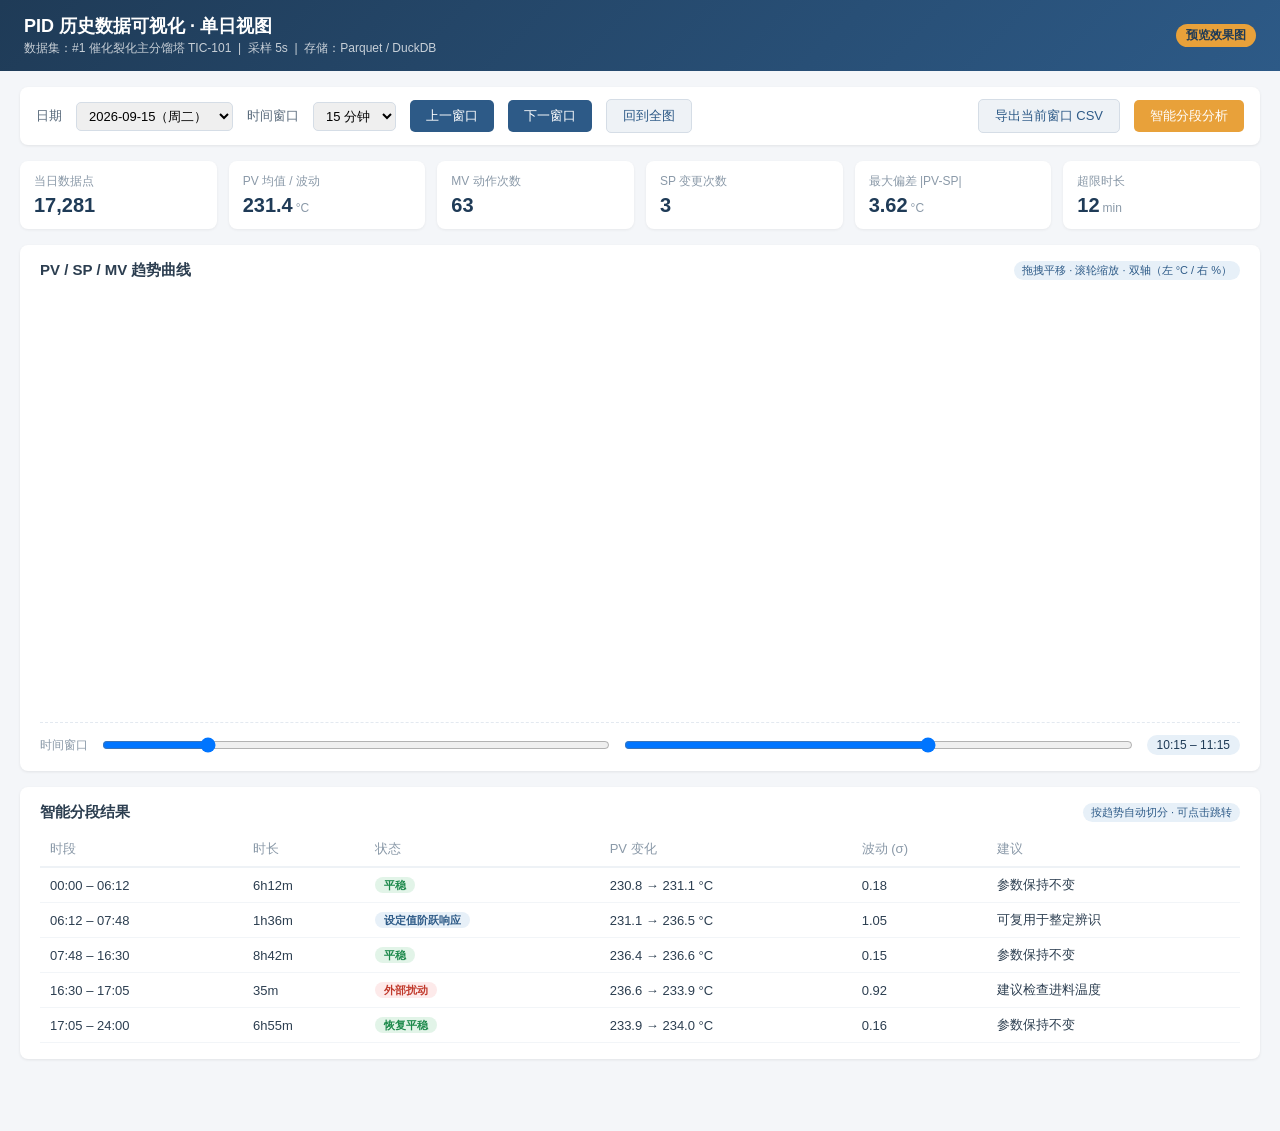
<file: docs/mockup-day.html>
<!DOCTYPE html>
<html lang="zh-CN">
<head>
<meta charset="utf-8">
<title>PID 数据可视化 · 单日视图预览</title>
<script src="D:/codex/PID数据可视化/app/static/vendor/plotly-2.35.2.min.js"></script>
<style>
  * { box-sizing: border-box; margin: 0; padding: 0; }
  body { font-family: "Segoe UI", "Microsoft YaHei", sans-serif; background: #f4f6f9; color: #2c3e50; }
  .header { background: linear-gradient(135deg,#1f3b57,#2d5a87); color:#fff; padding: 14px 24px; display:flex; align-items:center; justify-content:space-between; }
  .header h1 { font-size: 18px; font-weight: 600; }
  .header .sub { font-size: 12px; opacity:.75; margin-top:2px; }
  .badge { background:#e8a13a; color:#1f3b57; font-size:12px; padding:3px 10px; border-radius:12px; font-weight:600; }
  .page { max-width: 1400px; margin: 16px auto; padding: 0 20px 40px; }
  .toolbar { background:#fff; border-radius:8px; box-shadow:0 1px 3px rgba(0,0,0,.08); padding:12px 16px; display:flex; gap:14px; align-items:center; flex-wrap:wrap; margin-bottom:16px; }
  .toolbar label { font-size:13px; color:#5a6b7c; }
  .toolbar select, .toolbar input { font-size:13px; padding:5px 8px; border:1px solid #d5dde6; border-radius:5px; }
  .btn { background:#2d5a87; color:#fff; border:none; padding:7px 16px; border-radius:5px; font-size:13px; cursor:pointer; }
  .btn.secondary { background:#eef2f6; color:#2d5a87; border:1px solid #d5dde6; }
  .btn.warn { background:#e8a13a; }
  .stats { display:grid; grid-template-columns: repeat(6,1fr); gap:12px; margin-bottom:16px; }
  .stat { background:#fff; border-radius:8px; box-shadow:0 1px 3px rgba(0,0,0,.06); padding:12px 14px; }
  .stat .k { font-size:12px; color:#8a99a8; }
  .stat .v { font-size:20px; font-weight:700; margin-top:4px; color:#1f3b57; }
  .stat .v .u { font-size:12px; font-weight:400; color:#8a99a8; margin-left:3px; }
  .card { background:#fff; border-radius:8px; box-shadow:0 1px 3px rgba(0,0,0,.08); padding:16px 20px; margin-bottom:16px; }
  .card h2 { font-size:15px; font-weight:600; margin-bottom:10px; display:flex; justify-content:space-between; align-items:center; }
  .card h2 .tag { font-size:11px; color:#2d5a87; background:#e7f0f8; padding:2px 8px; border-radius:10px; font-weight:400; }
  #chart { width:100%; height:420px; }
  .slider-row { display:flex; align-items:center; gap:14px; margin-top:12px; padding-top:12px; border-top:1px dashed #e3e9f0; }
  .slider-row .lab { font-size:12px; color:#8a99a8; white-space:nowrap; }
  .slider-row input[type=range] { flex:1; }
  .win { font-size:12px; color:#1f3b57; background:#e7f0f8; padding:3px 10px; border-radius:10px; white-space:nowrap; }
  table { width:100%; border-collapse:collapse; font-size:13px; }
  th { text-align:left; color:#8a99a8; font-weight:500; padding:8px 10px; border-bottom:2px solid #eef2f6; }
  td { padding:8px 10px; border-bottom:1px solid #f2f5f8; }
  tr:hover td { background:#f7fafd; }
  .pill { font-size:11px; padding:2px 9px; border-radius:10px; font-weight:600; }
  .pill.stable { background:#e2f4e8; color:#1e8a4c; }
  .pill.trace { background:#e7f0f8; color:#2d5a87; }
  .pill.alert { background:#fdeaea; color:#c0392b; }
</style>
</head>
<body>
<div class="header">
  <div>
    <h1>PID 历史数据可视化 · 单日视图</h1>
    <div class="sub">数据集：#1 催化裂化主分馏塔 TIC-101 &nbsp;|&nbsp; 采样 5s &nbsp;|&nbsp; 存储：Parquet / DuckDB</div>
  </div>
  <span class="badge">预览效果图</span>
</div>
<div class="page">
  <div class="toolbar">
    <label>日期</label>
    <select><option>2026-09-15（周二）</option><option>2026-09-14（周一）</option><option>2026-09-13（周日）</option></select>
    <label>时间窗口</label>
    <select><option>1 小时</option><option selected>15 分钟</option><option>30 分钟</option><option>6 小时</option></select>
    <button class="btn">上一窗口</button>
    <button class="btn">下一窗口</button>
    <button class="btn secondary">回到全图</button>
    <span style="flex:1"></span>
    <button class="btn secondary">导出当前窗口 CSV</button>
    <button class="btn warn">智能分段分析</button>
  </div>

  <div class="stats">
    <div class="stat"><div class="k">当日数据点</div><div class="v">17,281</div></div>
    <div class="stat"><div class="k">PV 均值 / 波动</div><div class="v">231.4<span class="u">°C</span></div></div>
    <div class="stat"><div class="k">MV 动作次数</div><div class="v">63</div></div>
    <div class="stat"><div class="k">SP 变更次数</div><div class="v">3</div></div>
    <div class="stat"><div class="k">最大偏差 |PV-SP|</div><div class="v">3.62<span class="u">°C</span></div></div>
    <div class="stat"><div class="k">超限时长</div><div class="v">12<span class="u">min</span></div></div>
  </div>

  <div class="card">
    <h2>PV / SP / MV 趋势曲线 <span class="tag">拖拽平移 · 滚轮缩放 · 双轴（左 °C / 右 %）</span></h2>
    <div id="chart"></div>
    <div class="slider-row">
      <span class="lab">时间窗口</span>
      <input type="range" min="0" max="100" value="20">
      <input type="range" min="0" max="100" value="60">
      <span class="win">10:15 – 11:15</span>
    </div>
  </div>

  <div class="card">
    <h2>智能分段结果 <span class="tag">按趋势自动切分 · 可点击跳转</span></h2>
    <table>
      <tr><th>时段</th><th>时长</th><th>状态</th><th>PV 变化</th><th>波动 (σ)</th><th>建议</th></tr>
      <tr><td>00:00 – 06:12</td><td>6h12m</td><td><span class="pill stable">平稳</span></td><td>230.8 → 231.1 °C</td><td>0.18</td><td>参数保持不变</td></tr>
      <tr><td>06:12 – 07:48</td><td>1h36m</td><td><span class="pill trace">设定值阶跃响应</span></td><td>231.1 → 236.5 °C</td><td>1.05</td><td>可复用于整定辨识</td></tr>
      <tr><td>07:48 – 16:30</td><td>8h42m</td><td><span class="pill stable">平稳</span></td><td>236.4 → 236.6 °C</td><td>0.15</td><td>参数保持不变</td></tr>
      <tr><td>16:30 – 17:05</td><td>35m</td><td><span class="pill alert">外部扰动</span></td><td>236.6 → 233.9 °C</td><td>0.92</td><td>建议检查进料温度</td></tr>
      <tr><td>17:05 – 24:00</td><td>6h55m</td><td><span class="pill stable">恢复平稳</span></td><td>233.9 → 234.0 °C</td><td>0.16</td><td>参数保持不变</td></tr>
    </table>
  </div>
</div>
<script>
// —— 预览用合成数据（仅用于效果图渲染）——
const N = 17281, t0 = new Date('2026-09-15T00:00:00').getTime(), step = 5*1000;
let T=[], PV=[], SP=[], MV=[];
function spike(x, c, w){ return Math.exp(-Math.pow((x-c)/w,2)); }
for (let i=0;i<N;i++){
  const t = t0 + i*step, h = i*step/3600000;
  let sp = 231;
  if (h>=6.2 && h<7.8) sp = 231 + 5.5*(h-6.2)/1.6;
  else if (h>=7.8 && h<16.5) sp = 236.5;
  else if (h>=16.5 && h<17.083) sp = 236.5 - 2.6*(h-16.5)/0.583;
  else if (h>=17.083) sp = 233.9;
  let pv = sp + 0.35*Math.sin(i/40) + 0.25*Math.sin(i/7.3)
       + 2.4*spike(h,6.28,0.18) - 1.8*spike(h,16.55,0.12) - 1.4*spike(h,16.62,0.08);
  let mv = 48 + 6*Math.sin(i/55) + 0.8*Math.sin(i/9) + 14*spike(h,6.30,0.22)
       - 10*spike(h,16.58,0.15) + 18*spike(h,6.35,0.10);
  T.push(new Date(t)); PV.push(+pv.toFixed(3)); SP.push(sp); MV.push(+mv.toFixed(2));
}
const base = {x:T, type:'scattergl', mode:'lines'};
Plotly.newPlot('chart',[
  {...base,y:SP,name:'SP 设定值',line:{color:'#c0392b',width:1.5,dash:'dash'}},
  {...base,y:PV,name:'PV 过程值',line:{color:'#2d5a87',width:1.4}},
  {...base,y:MV,name:'MV 输出 %',yaxis:'y2',line:{color:'#e8a13a',width:1.2}}
],{
  margin:{t:10,r:50,b:40,l:55},
  xaxis:{type:'date',rangeslider:{visible:false},gridcolor:'#eef2f6'},
  yaxis:{title:'温度 (°C)',gridcolor:'#eef2f6'},
  yaxis2:{title:'输出 (%)',overlaying:'y',side:'right',gridcolor:'#f7f9fb'},
  legend:{orientation:'h',y:1.12,x:0},
  plot_bgcolor:'#fff',paper_bgcolor:'#fff',
  shapes:[
    {type:'rect',xref:'x',x0:new Date(t0+16.5*3600000),x1:new Date(t0+17.083*3600000),
     yref:'paper',y0:0,y1:1,fillcolor:'rgba(192,57,43,0.07)',line:{width:0}},
    {type:'rect',xref:'x',x0:new Date(t0+6.2*3600000),x1:new Date(t0+7.8*3600000),
     yref:'paper',y0:0,y1:1,fillcolor:'rgba(45,90,135,0.06)',line:{width:0}}
  ],
  annotations:[
    {x:new Date(t0+6.99*3600000),y:238,text:'阶跃响应段',showarrow:true,arrowcolor:'#2d5a87',font:{size:11,color:'#2d5a87'}},
    {x:new Date(t0+16.79*3600000),y:231,text:'外部扰动段',showarrow:true,arrowcolor:'#c0392b',font:{size:11,color:'#c0392b'}}
  ]
},{displayModeBar:false,scrollZoom:true});
</script>
</body>
</html>
</file>
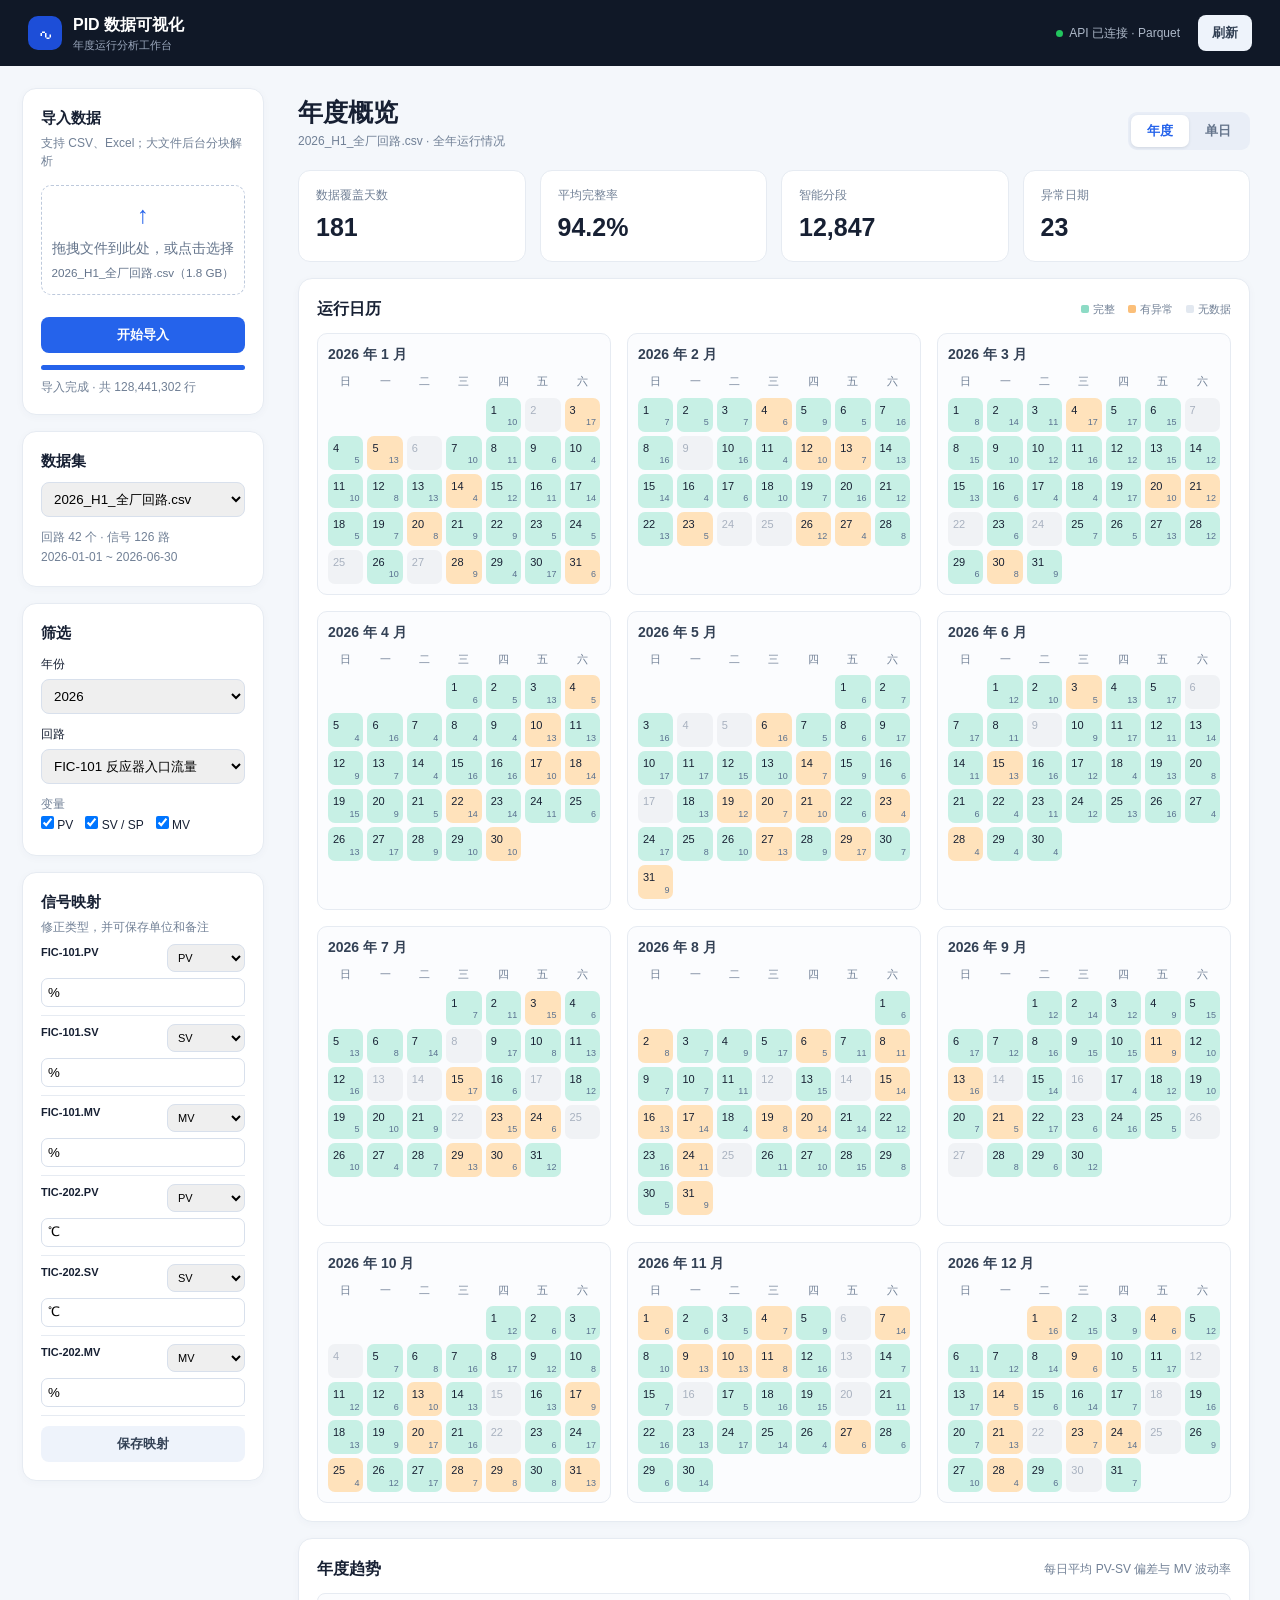
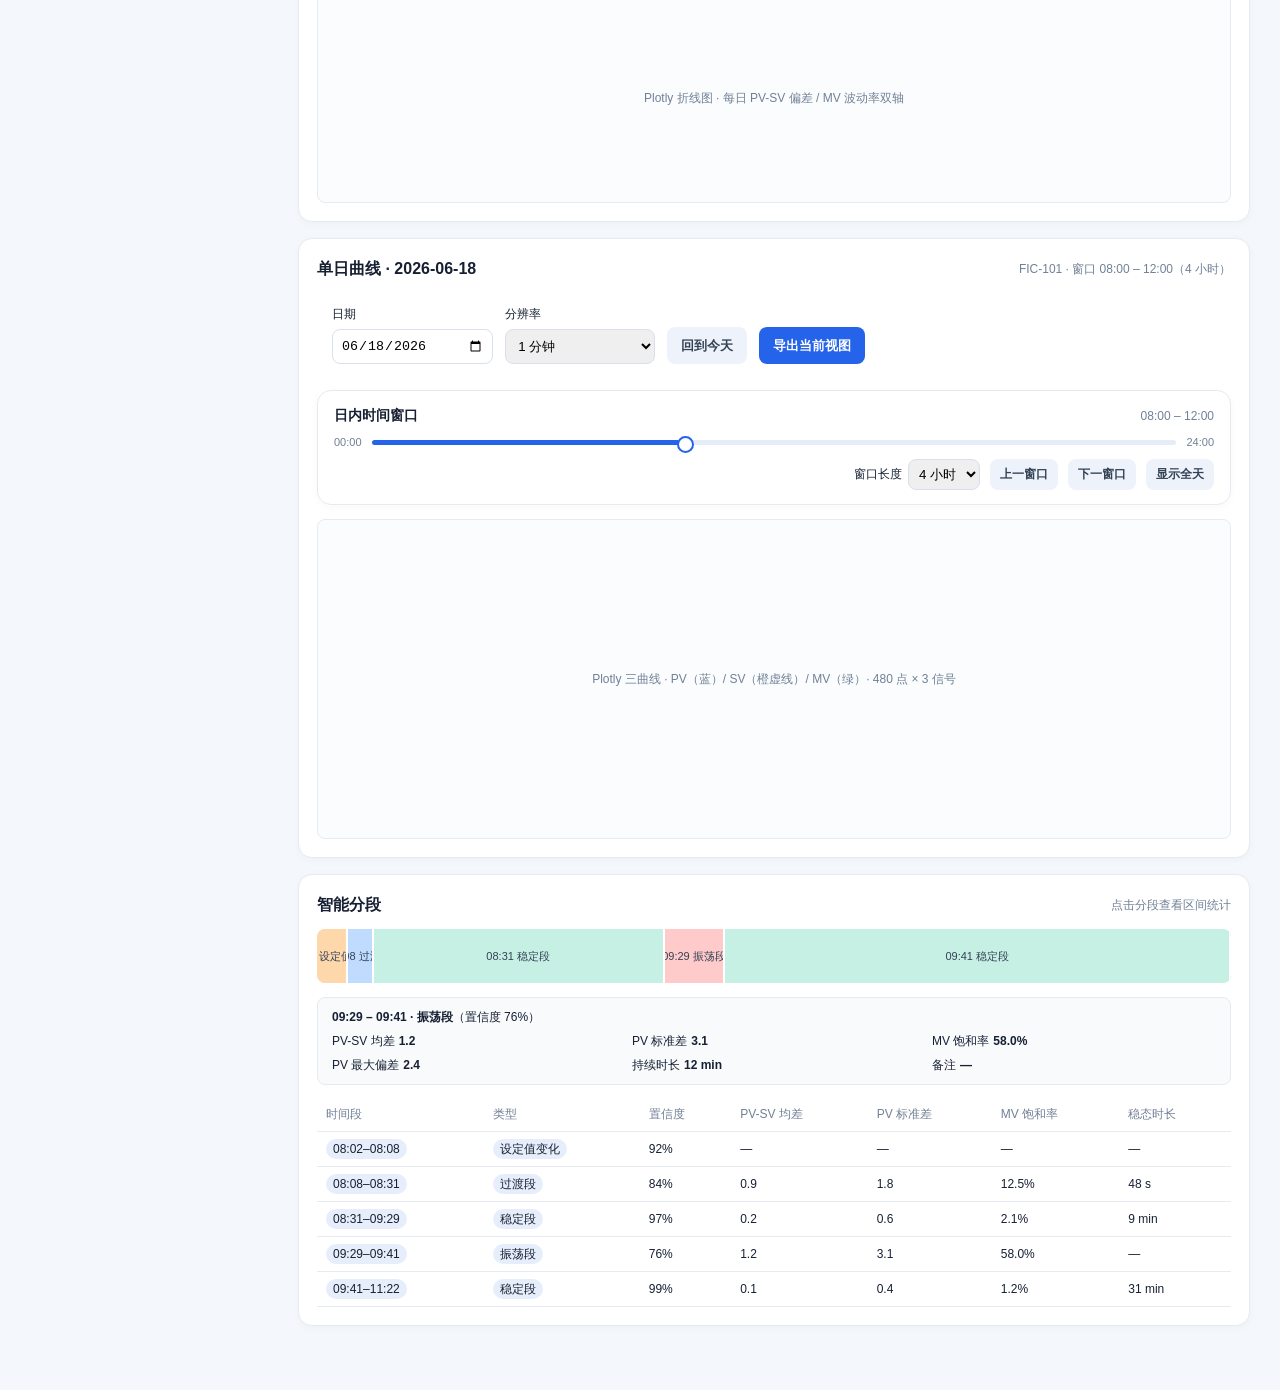
<file: docs/mockup-final.html>
<!doctype html><html lang="zh-CN"><head><meta charset="utf-8"><style>
:root{--bg:#f4f7fb;--card:#fff;--ink:#172033;--muted:#718096;--line:#e6ebf2;--accent:#2563eb;--radius:14px}
*{box-sizing:border-box;margin:0}body{background:var(--bg);color:var(--ink);font:14px/1.5 "Segoe UI","Microsoft YaHei",sans-serif}
.topbar{height:66px;background:#101827;color:#fff;display:flex;align-items:center;justify-content:space-between;padding:0 28px}
.brand{display:flex;align-items:center;gap:11px}.brand-mark{width:34px;height:34px;border-radius:10px;background:#1d4ed8;display:grid;place-items:center;font-size:24px}
.brand strong{display:block;font-size:16px}.brand small{display:block;color:#9ba8bd;font-size:11px}
.top-actions{display:flex;gap:18px;align-items:center;font-size:12px}.dot:before{content:"";display:inline-block;width:7px;height:7px;border-radius:50%;margin-right:6px;background:#22c55e}
.btn{border:0;border-radius:8px;padding:9px 14px;font-weight:600}.ghost{background:#eef3fb;color:#334155}.primary{background:var(--accent);color:#fff}
.shell{display:flex;max-width:1500px;margin:auto}.sidebar{width:278px;padding:22px 14px 30px 22px}.content{flex:1;padding:28px 30px 48px 20px}
.card{background:var(--card);border:1px solid var(--line);border-radius:var(--radius);padding:18px;margin-bottom:16px;box-shadow:0 2px 8px #23395d08}
.card h3{font-size:15px;margin-bottom:4px}.muted{color:var(--muted);font-size:12px}
.dropzone{margin:15px 0 12px;border:1.5px dashed #bdc9dc;border-radius:10px;min-height:110px;display:flex;flex-direction:column;align-items:center;justify-content:center;gap:5px;color:#64748b}
.upload-icon{font-size:24px;color:var(--accent)}
.progress{height:5px;background:#e6edf8;border-radius:4px;margin-top:12px;overflow:hidden}.progress div{width:100%;height:100%;background:var(--accent)}
.full{width:100%;margin-top:10px}
select,input[type=date]{width:100%;border:1px solid #d8e0ec;border-radius:8px;padding:8px;margin-top:6px}
label{display:block;margin:11px 0;font-size:12px}.checks{display:flex;gap:12px}.checks label{margin:3px 0}
.mapping-row{display:grid;grid-template-columns:1fr 78px;gap:6px;padding:8px 0;border-bottom:1px solid var(--line);font-size:11px}
.mapping-row select{margin:0;padding:6px;font-size:11px}.mapping-unit{grid-column:1/-1;border:1px solid #d8e0ec;border-radius:7px;padding:6px}
.page-head{display:flex;justify-content:space-between;align-items:flex-end;margin-bottom:20px}
.page-head h1{font-size:25px}.tabs{background:#e9eef7;padding:3px;border-radius:9px}.tab{border:0;background:#fff;padding:7px 16px;border-radius:7px;color:var(--accent);font-weight:600;box-shadow:0 1px 3px #33415522}
.metric-row{display:grid;grid-template-columns:repeat(4,1fr);gap:14px;margin-bottom:16px}
.metric{background:#fff;border:1px solid var(--line);border-radius:12px;padding:15px 17px}.metric span{display:block;color:var(--muted);font-size:12px}.metric strong{display:block;font-size:25px;margin-top:5px}
.section-head{display:flex;justify-content:space-between;align-items:center;margin-bottom:12px}.section-head h2{font-size:16px}
.legend{color:var(--muted);font-size:11px}.legend i{display:inline-block;width:8px;height:8px;border-radius:2px;margin:0 4px 0 10px}.legend .ok{background:#8ddbc5}.legend .warn{background:#fbbf79}.legend .empty{background:#e2e8f0}
.calendar{display:grid;grid-template-columns:repeat(3,minmax(260px,1fr));gap:16px}
.calendar-month{border:1px solid var(--line);border-radius:10px;padding:10px;background:#fbfcfe}
.calendar-month h3{font-size:14px;color:#334155;margin-bottom:8px}
.calendar-month-grid{display:grid;grid-template-columns:repeat(7,1fr);gap:4px}
.cal-head{text-align:center;color:var(--muted);font-size:11px;padding-bottom:4px}
.cal-day{min-height:34px;border-radius:7px;background:#edf1f7;padding:4px 5px;font-size:11px;position:relative}
.cal-day.ok{background:#c7f0e5}.cal-day.warn{background:#ffe2bb}.cal-day.empty{background:#f0f2f5;color:#a8b1bf}
.cal-day .count{position:absolute;right:4px;bottom:2px;color:#59708f;font-size:9px}
.chart{height:210px;background:#fbfcfe;border:1px solid var(--line);border-radius:8px;display:flex;align-items:center;justify-content:center;color:var(--muted);font-size:12px}
.day-toolbar{display:flex;gap:12px;align-items:flex-end;padding:12px 15px}.day-toolbar label{margin:0;min-width:150px}.day-toolbar .btn{height:37px}
.time-navigator{padding:14px 16px}.tn-head,.tn-row,.tn-actions{display:flex;align-items:center;gap:10px}.tn-head{justify-content:space-between;margin-bottom:8px}
.tn-row{width:100%}.slider{flex:1;height:5px;background:linear-gradient(90deg,var(--accent) 0 38%,#e6edf8 38%);border-radius:4px;position:relative}
.slider:before{content:"";position:absolute;left:38%;top:-4px;width:13px;height:13px;border-radius:50%;background:#fff;border:2px solid var(--accent)}
.time-mark{font-size:11px;color:var(--muted)}.tn-actions{justify-content:flex-end;margin-top:8px}.tn-actions label{display:flex;gap:6px;align-items:center;margin:0}
.tn-actions select{width:auto;margin:0;padding:6px}.tn-actions .btn{padding:7px 10px;font-size:12px}
.timeline{height:54px;background:#f0f4fa;border-radius:8px;display:flex;overflow:hidden;margin-bottom:14px}
.seg-block{height:100%;display:flex;align-items:center;justify-content:center;color:#334155;font-size:11px;border-right:2px solid #fff;white-space:nowrap;overflow:hidden}
.seg-stable{background:#c7f0e5}.seg-adjust{background:#bfdbfe}.seg-start{background:#fed7aa}.seg-alarm{background:#fecaca}
.seg-stats{background:#f8fafc;border:1px solid var(--line);border-radius:8px;padding:10px 14px;margin-bottom:12px;font-size:12px}
.stat-grid{display:grid;grid-template-columns:repeat(3,1fr);gap:6px 16px;margin-top:6px}.stat-grid b{margin-left:4px}
.seg-table table{width:100%;border-collapse:collapse;font-size:12px}.seg-table th,.seg-table td{padding:8px 9px;text-align:left;border-bottom:1px solid var(--line)}
.seg-table th{color:var(--muted);font-weight:500}.badge{padding:3px 7px;border-radius:10px;background:#e7eefb}
</style></head><body>
<header class="topbar"><div class="brand"><span class="brand-mark">∿</span><div><strong>PID 数据可视化</strong><small>年度运行分析工作台</small></div></div>
<div class="top-actions"><span class="dot" style="color:#aeb9c9">API 已连接 · Parquet</span><button class="btn ghost">刷新</button></div></header>
<main class="shell">
<aside class="sidebar">
<section class="card"><h3>导入数据</h3><p class="muted">支持 CSV、Excel；大文件后台分块解析</p>
<div class="dropzone"><span class="upload-icon">↑</span><span>拖拽文件到此处，或点击选择</span><small>2026_H1_全厂回路.csv（1.8 GB）</small></div>
<button class="btn primary full">开始导入</button>
<div class="progress"><div></div></div><div class="muted" style="margin-top:8px">导入完成 · 共 128,441,302 行</div></section>
<section class="card"><h3>数据集</h3><select><option>2026_H1_全厂回路.csv</option><option>2025_全年_反应工段.xlsx</option></select>
<div class="muted" style="margin-top:10px;line-height:1.7">回路 42 个 · 信号 126 路<br>2026-01-01 ~ 2026-06-30</div></section>
<section class="card"><h3>筛选</h3><label>年份<select><option>2026</option></select></label><label>回路<select><option>FIC-101 反应器入口流量</option></select></label>
<div class="muted">变量</div><div class="checks"><label><input type="checkbox" checked> PV</label><label><input type="checkbox" checked> SV / SP</label><label><input type="checkbox" checked> MV</label></div></section>
<section class="card"><h3>信号映射</h3><p class="muted">修正类型，并可保存单位和备注</p>
<div class="mapping-list"><div class="mapping-row"><strong>FIC-101.PV</strong><select><option selected>PV</option><option>SV</option><option>MV</option></select><input class="mapping-unit" value="%" placeholder="单位"></div><div class="mapping-row"><strong>FIC-101.SV</strong><select><option>PV</option><option selected>SV</option><option>MV</option></select><input class="mapping-unit" value="%" placeholder="单位"></div><div class="mapping-row"><strong>FIC-101.MV</strong><select><option>PV</option><option>SV</option><option selected>MV</option></select><input class="mapping-unit" value="%" placeholder="单位"></div><div class="mapping-row"><strong>TIC-202.PV</strong><select><option selected>PV</option><option>SV</option><option>MV</option></select><input class="mapping-unit" value="℃" placeholder="单位"></div><div class="mapping-row"><strong>TIC-202.SV</strong><select><option>PV</option><option selected>SV</option><option>MV</option></select><input class="mapping-unit" value="℃" placeholder="单位"></div><div class="mapping-row"><strong>TIC-202.MV</strong><select><option>PV</option><option>SV</option><option selected>MV</option></select><input class="mapping-unit" value="%" placeholder="单位"></div></div>
<button class="btn ghost full">保存映射</button></section>
</aside>
<section class="content">
<div class="page-head"><div><h1>年度概览</h1><p class="muted">2026_H1_全厂回路.csv · 全年运行情况</p></div>
<div class="tabs"><button class="tab">年度</button><button class="tab" style="background:transparent;box-shadow:none;color:#64748b">单日</button></div></div>
<div class="metric-row"><div class="metric"><span>数据覆盖天数</span><strong>181</strong></div><div class="metric"><span>平均完整率</span><strong>94.2%</strong></div><div class="metric"><span>智能分段</span><strong>12,847</strong></div><div class="metric"><span>异常日期</span><strong>23</strong></div></div>
<section class="card"><div class="section-head"><h2>运行日历</h2><span class="legend"><i class="ok"></i>完整 <i class="warn"></i>有异常 <i class="empty"></i>无数据</span></div><div class="calendar"><div class="calendar-month"><h3>2026 年 1 月</h3><div class="calendar-month-grid"><div class="cal-head">日</div><div class="cal-head">一</div><div class="cal-head">二</div><div class="cal-head">三</div><div class="cal-head">四</div><div class="cal-head">五</div><div class="cal-head">六</div><div class="cal-blank"></div><div class="cal-blank"></div><div class="cal-blank"></div><div class="cal-blank"></div><div class="cal-day ok">1<span class="count">10</span></div><div class="cal-day empty">2<span class="count"></span></div><div class="cal-day warn">3<span class="count">17</span></div><div class="cal-day ok">4<span class="count">5</span></div><div class="cal-day warn">5<span class="count">13</span></div><div class="cal-day empty">6<span class="count"></span></div><div class="cal-day ok">7<span class="count">10</span></div><div class="cal-day ok">8<span class="count">11</span></div><div class="cal-day ok">9<span class="count">6</span></div><div class="cal-day ok">10<span class="count">4</span></div><div class="cal-day ok">11<span class="count">10</span></div><div class="cal-day ok">12<span class="count">8</span></div><div class="cal-day ok">13<span class="count">13</span></div><div class="cal-day warn">14<span class="count">4</span></div><div class="cal-day ok">15<span class="count">12</span></div><div class="cal-day ok">16<span class="count">11</span></div><div class="cal-day ok">17<span class="count">14</span></div><div class="cal-day ok">18<span class="count">5</span></div><div class="cal-day ok">19<span class="count">7</span></div><div class="cal-day warn">20<span class="count">8</span></div><div class="cal-day ok">21<span class="count">9</span></div><div class="cal-day ok">22<span class="count">9</span></div><div class="cal-day ok">23<span class="count">5</span></div><div class="cal-day ok">24<span class="count">5</span></div><div class="cal-day empty">25<span class="count"></span></div><div class="cal-day ok">26<span class="count">10</span></div><div class="cal-day empty">27<span class="count"></span></div><div class="cal-day warn">28<span class="count">9</span></div><div class="cal-day ok">29<span class="count">4</span></div><div class="cal-day ok">30<span class="count">17</span></div><div class="cal-day warn">31<span class="count">6</span></div></div></div><div class="calendar-month"><h3>2026 年 2 月</h3><div class="calendar-month-grid"><div class="cal-head">日</div><div class="cal-head">一</div><div class="cal-head">二</div><div class="cal-head">三</div><div class="cal-head">四</div><div class="cal-head">五</div><div class="cal-head">六</div><div class="cal-day ok">1<span class="count">7</span></div><div class="cal-day ok">2<span class="count">5</span></div><div class="cal-day ok">3<span class="count">7</span></div><div class="cal-day warn">4<span class="count">6</span></div><div class="cal-day ok">5<span class="count">9</span></div><div class="cal-day ok">6<span class="count">5</span></div><div class="cal-day ok">7<span class="count">16</span></div><div class="cal-day ok">8<span class="count">16</span></div><div class="cal-day empty">9<span class="count"></span></div><div class="cal-day ok">10<span class="count">16</span></div><div class="cal-day ok">11<span class="count">4</span></div><div class="cal-day warn">12<span class="count">10</span></div><div class="cal-day warn">13<span class="count">7</span></div><div class="cal-day ok">14<span class="count">13</span></div><div class="cal-day ok">15<span class="count">14</span></div><div class="cal-day ok">16<span class="count">4</span></div><div class="cal-day ok">17<span class="count">6</span></div><div class="cal-day ok">18<span class="count">10</span></div><div class="cal-day ok">19<span class="count">7</span></div><div class="cal-day ok">20<span class="count">16</span></div><div class="cal-day ok">21<span class="count">12</span></div><div class="cal-day ok">22<span class="count">13</span></div><div class="cal-day warn">23<span class="count">5</span></div><div class="cal-day empty">24<span class="count"></span></div><div class="cal-day empty">25<span class="count"></span></div><div class="cal-day warn">26<span class="count">12</span></div><div class="cal-day warn">27<span class="count">4</span></div><div class="cal-day ok">28<span class="count">8</span></div></div></div><div class="calendar-month"><h3>2026 年 3 月</h3><div class="calendar-month-grid"><div class="cal-head">日</div><div class="cal-head">一</div><div class="cal-head">二</div><div class="cal-head">三</div><div class="cal-head">四</div><div class="cal-head">五</div><div class="cal-head">六</div><div class="cal-day ok">1<span class="count">8</span></div><div class="cal-day ok">2<span class="count">14</span></div><div class="cal-day ok">3<span class="count">11</span></div><div class="cal-day warn">4<span class="count">17</span></div><div class="cal-day ok">5<span class="count">17</span></div><div class="cal-day ok">6<span class="count">15</span></div><div class="cal-day empty">7<span class="count"></span></div><div class="cal-day ok">8<span class="count">15</span></div><div class="cal-day ok">9<span class="count">10</span></div><div class="cal-day ok">10<span class="count">12</span></div><div class="cal-day ok">11<span class="count">16</span></div><div class="cal-day ok">12<span class="count">12</span></div><div class="cal-day ok">13<span class="count">15</span></div><div class="cal-day ok">14<span class="count">12</span></div><div class="cal-day ok">15<span class="count">13</span></div><div class="cal-day ok">16<span class="count">6</span></div><div class="cal-day ok">17<span class="count">4</span></div><div class="cal-day ok">18<span class="count">4</span></div><div class="cal-day ok">19<span class="count">17</span></div><div class="cal-day warn">20<span class="count">10</span></div><div class="cal-day warn">21<span class="count">12</span></div><div class="cal-day empty">22<span class="count"></span></div><div class="cal-day ok">23<span class="count">6</span></div><div class="cal-day empty">24<span class="count"></span></div><div class="cal-day ok">25<span class="count">7</span></div><div class="cal-day ok">26<span class="count">5</span></div><div class="cal-day ok">27<span class="count">13</span></div><div class="cal-day ok">28<span class="count">12</span></div><div class="cal-day ok">29<span class="count">6</span></div><div class="cal-day warn">30<span class="count">8</span></div><div class="cal-day ok">31<span class="count">9</span></div></div></div><div class="calendar-month"><h3>2026 年 4 月</h3><div class="calendar-month-grid"><div class="cal-head">日</div><div class="cal-head">一</div><div class="cal-head">二</div><div class="cal-head">三</div><div class="cal-head">四</div><div class="cal-head">五</div><div class="cal-head">六</div><div class="cal-blank"></div><div class="cal-blank"></div><div class="cal-blank"></div><div class="cal-day ok">1<span class="count">6</span></div><div class="cal-day ok">2<span class="count">5</span></div><div class="cal-day ok">3<span class="count">13</span></div><div class="cal-day warn">4<span class="count">5</span></div><div class="cal-day ok">5<span class="count">4</span></div><div class="cal-day ok">6<span class="count">16</span></div><div class="cal-day ok">7<span class="count">4</span></div><div class="cal-day ok">8<span class="count">4</span></div><div class="cal-day ok">9<span class="count">4</span></div><div class="cal-day warn">10<span class="count">13</span></div><div class="cal-day ok">11<span class="count">13</span></div><div class="cal-day ok">12<span class="count">9</span></div><div class="cal-day ok">13<span class="count">7</span></div><div class="cal-day ok">14<span class="count">4</span></div><div class="cal-day ok">15<span class="count">16</span></div><div class="cal-day ok">16<span class="count">16</span></div><div class="cal-day warn">17<span class="count">10</span></div><div class="cal-day warn">18<span class="count">14</span></div><div class="cal-day ok">19<span class="count">15</span></div><div class="cal-day ok">20<span class="count">9</span></div><div class="cal-day ok">21<span class="count">5</span></div><div class="cal-day warn">22<span class="count">14</span></div><div class="cal-day ok">23<span class="count">14</span></div><div class="cal-day ok">24<span class="count">11</span></div><div class="cal-day ok">25<span class="count">6</span></div><div class="cal-day ok">26<span class="count">13</span></div><div class="cal-day ok">27<span class="count">17</span></div><div class="cal-day ok">28<span class="count">9</span></div><div class="cal-day ok">29<span class="count">10</span></div><div class="cal-day warn">30<span class="count">10</span></div></div></div><div class="calendar-month"><h3>2026 年 5 月</h3><div class="calendar-month-grid"><div class="cal-head">日</div><div class="cal-head">一</div><div class="cal-head">二</div><div class="cal-head">三</div><div class="cal-head">四</div><div class="cal-head">五</div><div class="cal-head">六</div><div class="cal-blank"></div><div class="cal-blank"></div><div class="cal-blank"></div><div class="cal-blank"></div><div class="cal-blank"></div><div class="cal-day ok">1<span class="count">6</span></div><div class="cal-day ok">2<span class="count">7</span></div><div class="cal-day ok">3<span class="count">16</span></div><div class="cal-day empty">4<span class="count"></span></div><div class="cal-day empty">5<span class="count"></span></div><div class="cal-day warn">6<span class="count">16</span></div><div class="cal-day ok">7<span class="count">5</span></div><div class="cal-day ok">8<span class="count">6</span></div><div class="cal-day ok">9<span class="count">17</span></div><div class="cal-day ok">10<span class="count">17</span></div><div class="cal-day ok">11<span class="count">17</span></div><div class="cal-day ok">12<span class="count">15</span></div><div class="cal-day ok">13<span class="count">10</span></div><div class="cal-day warn">14<span class="count">7</span></div><div class="cal-day ok">15<span class="count">9</span></div><div class="cal-day ok">16<span class="count">6</span></div><div class="cal-day empty">17<span class="count"></span></div><div class="cal-day ok">18<span class="count">13</span></div><div class="cal-day warn">19<span class="count">12</span></div><div class="cal-day warn">20<span class="count">7</span></div><div class="cal-day warn">21<span class="count">10</span></div><div class="cal-day ok">22<span class="count">6</span></div><div class="cal-day warn">23<span class="count">4</span></div><div class="cal-day ok">24<span class="count">17</span></div><div class="cal-day ok">25<span class="count">8</span></div><div class="cal-day ok">26<span class="count">10</span></div><div class="cal-day warn">27<span class="count">13</span></div><div class="cal-day ok">28<span class="count">9</span></div><div class="cal-day warn">29<span class="count">17</span></div><div class="cal-day ok">30<span class="count">7</span></div><div class="cal-day warn">31<span class="count">9</span></div></div></div><div class="calendar-month"><h3>2026 年 6 月</h3><div class="calendar-month-grid"><div class="cal-head">日</div><div class="cal-head">一</div><div class="cal-head">二</div><div class="cal-head">三</div><div class="cal-head">四</div><div class="cal-head">五</div><div class="cal-head">六</div><div class="cal-blank"></div><div class="cal-day ok">1<span class="count">12</span></div><div class="cal-day ok">2<span class="count">10</span></div><div class="cal-day warn">3<span class="count">5</span></div><div class="cal-day ok">4<span class="count">13</span></div><div class="cal-day ok">5<span class="count">17</span></div><div class="cal-day empty">6<span class="count"></span></div><div class="cal-day ok">7<span class="count">17</span></div><div class="cal-day ok">8<span class="count">11</span></div><div class="cal-day empty">9<span class="count"></span></div><div class="cal-day ok">10<span class="count">9</span></div><div class="cal-day ok">11<span class="count">17</span></div><div class="cal-day ok">12<span class="count">11</span></div><div class="cal-day ok">13<span class="count">14</span></div><div class="cal-day ok">14<span class="count">11</span></div><div class="cal-day warn">15<span class="count">13</span></div><div class="cal-day ok">16<span class="count">16</span></div><div class="cal-day ok">17<span class="count">12</span></div><div class="cal-day ok">18<span class="count">4</span></div><div class="cal-day ok">19<span class="count">13</span></div><div class="cal-day ok">20<span class="count">8</span></div><div class="cal-day ok">21<span class="count">6</span></div><div class="cal-day ok">22<span class="count">4</span></div><div class="cal-day ok">23<span class="count">11</span></div><div class="cal-day ok">24<span class="count">12</span></div><div class="cal-day ok">25<span class="count">13</span></div><div class="cal-day ok">26<span class="count">16</span></div><div class="cal-day ok">27<span class="count">4</span></div><div class="cal-day warn">28<span class="count">4</span></div><div class="cal-day ok">29<span class="count">4</span></div><div class="cal-day ok">30<span class="count">4</span></div></div></div><div class="calendar-month"><h3>2026 年 7 月</h3><div class="calendar-month-grid"><div class="cal-head">日</div><div class="cal-head">一</div><div class="cal-head">二</div><div class="cal-head">三</div><div class="cal-head">四</div><div class="cal-head">五</div><div class="cal-head">六</div><div class="cal-blank"></div><div class="cal-blank"></div><div class="cal-blank"></div><div class="cal-day ok">1<span class="count">7</span></div><div class="cal-day ok">2<span class="count">11</span></div><div class="cal-day warn">3<span class="count">15</span></div><div class="cal-day ok">4<span class="count">6</span></div><div class="cal-day ok">5<span class="count">13</span></div><div class="cal-day ok">6<span class="count">8</span></div><div class="cal-day ok">7<span class="count">14</span></div><div class="cal-day empty">8<span class="count"></span></div><div class="cal-day ok">9<span class="count">17</span></div><div class="cal-day ok">10<span class="count">8</span></div><div class="cal-day ok">11<span class="count">13</span></div><div class="cal-day ok">12<span class="count">16</span></div><div class="cal-day empty">13<span class="count"></span></div><div class="cal-day empty">14<span class="count"></span></div><div class="cal-day warn">15<span class="count">17</span></div><div class="cal-day ok">16<span class="count">6</span></div><div class="cal-day empty">17<span class="count"></span></div><div class="cal-day ok">18<span class="count">12</span></div><div class="cal-day ok">19<span class="count">5</span></div><div class="cal-day ok">20<span class="count">10</span></div><div class="cal-day ok">21<span class="count">9</span></div><div class="cal-day empty">22<span class="count"></span></div><div class="cal-day warn">23<span class="count">15</span></div><div class="cal-day warn">24<span class="count">6</span></div><div class="cal-day empty">25<span class="count"></span></div><div class="cal-day ok">26<span class="count">10</span></div><div class="cal-day ok">27<span class="count">4</span></div><div class="cal-day ok">28<span class="count">7</span></div><div class="cal-day warn">29<span class="count">13</span></div><div class="cal-day warn">30<span class="count">6</span></div><div class="cal-day ok">31<span class="count">12</span></div></div></div><div class="calendar-month"><h3>2026 年 8 月</h3><div class="calendar-month-grid"><div class="cal-head">日</div><div class="cal-head">一</div><div class="cal-head">二</div><div class="cal-head">三</div><div class="cal-head">四</div><div class="cal-head">五</div><div class="cal-head">六</div><div class="cal-blank"></div><div class="cal-blank"></div><div class="cal-blank"></div><div class="cal-blank"></div><div class="cal-blank"></div><div class="cal-blank"></div><div class="cal-day ok">1<span class="count">6</span></div><div class="cal-day warn">2<span class="count">8</span></div><div class="cal-day ok">3<span class="count">7</span></div><div class="cal-day ok">4<span class="count">9</span></div><div class="cal-day ok">5<span class="count">17</span></div><div class="cal-day warn">6<span class="count">5</span></div><div class="cal-day ok">7<span class="count">11</span></div><div class="cal-day warn">8<span class="count">11</span></div><div class="cal-day ok">9<span class="count">7</span></div><div class="cal-day ok">10<span class="count">7</span></div><div class="cal-day ok">11<span class="count">11</span></div><div class="cal-day empty">12<span class="count"></span></div><div class="cal-day ok">13<span class="count">15</span></div><div class="cal-day empty">14<span class="count"></span></div><div class="cal-day warn">15<span class="count">14</span></div><div class="cal-day warn">16<span class="count">13</span></div><div class="cal-day warn">17<span class="count">14</span></div><div class="cal-day ok">18<span class="count">4</span></div><div class="cal-day warn">19<span class="count">8</span></div><div class="cal-day warn">20<span class="count">14</span></div><div class="cal-day ok">21<span class="count">14</span></div><div class="cal-day ok">22<span class="count">12</span></div><div class="cal-day ok">23<span class="count">16</span></div><div class="cal-day warn">24<span class="count">11</span></div><div class="cal-day empty">25<span class="count"></span></div><div class="cal-day ok">26<span class="count">11</span></div><div class="cal-day ok">27<span class="count">10</span></div><div class="cal-day ok">28<span class="count">15</span></div><div class="cal-day ok">29<span class="count">8</span></div><div class="cal-day ok">30<span class="count">5</span></div><div class="cal-day warn">31<span class="count">9</span></div></div></div><div class="calendar-month"><h3>2026 年 9 月</h3><div class="calendar-month-grid"><div class="cal-head">日</div><div class="cal-head">一</div><div class="cal-head">二</div><div class="cal-head">三</div><div class="cal-head">四</div><div class="cal-head">五</div><div class="cal-head">六</div><div class="cal-blank"></div><div class="cal-blank"></div><div class="cal-day ok">1<span class="count">12</span></div><div class="cal-day ok">2<span class="count">14</span></div><div class="cal-day ok">3<span class="count">12</span></div><div class="cal-day ok">4<span class="count">9</span></div><div class="cal-day ok">5<span class="count">15</span></div><div class="cal-day ok">6<span class="count">17</span></div><div class="cal-day ok">7<span class="count">12</span></div><div class="cal-day ok">8<span class="count">16</span></div><div class="cal-day ok">9<span class="count">15</span></div><div class="cal-day ok">10<span class="count">15</span></div><div class="cal-day warn">11<span class="count">9</span></div><div class="cal-day ok">12<span class="count">10</span></div><div class="cal-day warn">13<span class="count">16</span></div><div class="cal-day empty">14<span class="count"></span></div><div class="cal-day ok">15<span class="count">14</span></div><div class="cal-day empty">16<span class="count"></span></div><div class="cal-day ok">17<span class="count">4</span></div><div class="cal-day ok">18<span class="count">12</span></div><div class="cal-day ok">19<span class="count">10</span></div><div class="cal-day ok">20<span class="count">7</span></div><div class="cal-day warn">21<span class="count">5</span></div><div class="cal-day ok">22<span class="count">17</span></div><div class="cal-day ok">23<span class="count">6</span></div><div class="cal-day ok">24<span class="count">16</span></div><div class="cal-day ok">25<span class="count">5</span></div><div class="cal-day empty">26<span class="count"></span></div><div class="cal-day empty">27<span class="count"></span></div><div class="cal-day ok">28<span class="count">8</span></div><div class="cal-day ok">29<span class="count">6</span></div><div class="cal-day ok">30<span class="count">12</span></div></div></div><div class="calendar-month"><h3>2026 年 10 月</h3><div class="calendar-month-grid"><div class="cal-head">日</div><div class="cal-head">一</div><div class="cal-head">二</div><div class="cal-head">三</div><div class="cal-head">四</div><div class="cal-head">五</div><div class="cal-head">六</div><div class="cal-blank"></div><div class="cal-blank"></div><div class="cal-blank"></div><div class="cal-blank"></div><div class="cal-day ok">1<span class="count">12</span></div><div class="cal-day ok">2<span class="count">6</span></div><div class="cal-day ok">3<span class="count">17</span></div><div class="cal-day empty">4<span class="count"></span></div><div class="cal-day ok">5<span class="count">7</span></div><div class="cal-day ok">6<span class="count">8</span></div><div class="cal-day ok">7<span class="count">16</span></div><div class="cal-day ok">8<span class="count">17</span></div><div class="cal-day ok">9<span class="count">12</span></div><div class="cal-day ok">10<span class="count">8</span></div><div class="cal-day ok">11<span class="count">12</span></div><div class="cal-day ok">12<span class="count">6</span></div><div class="cal-day warn">13<span class="count">10</span></div><div class="cal-day ok">14<span class="count">13</span></div><div class="cal-day empty">15<span class="count"></span></div><div class="cal-day ok">16<span class="count">13</span></div><div class="cal-day warn">17<span class="count">9</span></div><div class="cal-day ok">18<span class="count">13</span></div><div class="cal-day ok">19<span class="count">9</span></div><div class="cal-day warn">20<span class="count">17</span></div><div class="cal-day ok">21<span class="count">16</span></div><div class="cal-day empty">22<span class="count"></span></div><div class="cal-day ok">23<span class="count">6</span></div><div class="cal-day ok">24<span class="count">17</span></div><div class="cal-day warn">25<span class="count">4</span></div><div class="cal-day ok">26<span class="count">12</span></div><div class="cal-day ok">27<span class="count">17</span></div><div class="cal-day warn">28<span class="count">7</span></div><div class="cal-day warn">29<span class="count">8</span></div><div class="cal-day ok">30<span class="count">8</span></div><div class="cal-day warn">31<span class="count">13</span></div></div></div><div class="calendar-month"><h3>2026 年 11 月</h3><div class="calendar-month-grid"><div class="cal-head">日</div><div class="cal-head">一</div><div class="cal-head">二</div><div class="cal-head">三</div><div class="cal-head">四</div><div class="cal-head">五</div><div class="cal-head">六</div><div class="cal-day warn">1<span class="count">6</span></div><div class="cal-day ok">2<span class="count">6</span></div><div class="cal-day ok">3<span class="count">5</span></div><div class="cal-day warn">4<span class="count">7</span></div><div class="cal-day ok">5<span class="count">9</span></div><div class="cal-day empty">6<span class="count"></span></div><div class="cal-day warn">7<span class="count">14</span></div><div class="cal-day ok">8<span class="count">10</span></div><div class="cal-day warn">9<span class="count">13</span></div><div class="cal-day warn">10<span class="count">13</span></div><div class="cal-day warn">11<span class="count">8</span></div><div class="cal-day ok">12<span class="count">16</span></div><div class="cal-day empty">13<span class="count"></span></div><div class="cal-day ok">14<span class="count">7</span></div><div class="cal-day ok">15<span class="count">7</span></div><div class="cal-day empty">16<span class="count"></span></div><div class="cal-day ok">17<span class="count">5</span></div><div class="cal-day ok">18<span class="count">16</span></div><div class="cal-day ok">19<span class="count">15</span></div><div class="cal-day empty">20<span class="count"></span></div><div class="cal-day ok">21<span class="count">11</span></div><div class="cal-day ok">22<span class="count">16</span></div><div class="cal-day ok">23<span class="count">13</span></div><div class="cal-day ok">24<span class="count">17</span></div><div class="cal-day ok">25<span class="count">14</span></div><div class="cal-day ok">26<span class="count">4</span></div><div class="cal-day warn">27<span class="count">6</span></div><div class="cal-day ok">28<span class="count">6</span></div><div class="cal-day ok">29<span class="count">6</span></div><div class="cal-day ok">30<span class="count">14</span></div></div></div><div class="calendar-month"><h3>2026 年 12 月</h3><div class="calendar-month-grid"><div class="cal-head">日</div><div class="cal-head">一</div><div class="cal-head">二</div><div class="cal-head">三</div><div class="cal-head">四</div><div class="cal-head">五</div><div class="cal-head">六</div><div class="cal-blank"></div><div class="cal-blank"></div><div class="cal-day warn">1<span class="count">16</span></div><div class="cal-day ok">2<span class="count">15</span></div><div class="cal-day ok">3<span class="count">9</span></div><div class="cal-day warn">4<span class="count">6</span></div><div class="cal-day ok">5<span class="count">12</span></div><div class="cal-day ok">6<span class="count">11</span></div><div class="cal-day ok">7<span class="count">12</span></div><div class="cal-day ok">8<span class="count">14</span></div><div class="cal-day warn">9<span class="count">6</span></div><div class="cal-day ok">10<span class="count">5</span></div><div class="cal-day ok">11<span class="count">17</span></div><div class="cal-day empty">12<span class="count"></span></div><div class="cal-day ok">13<span class="count">17</span></div><div class="cal-day warn">14<span class="count">5</span></div><div class="cal-day ok">15<span class="count">6</span></div><div class="cal-day ok">16<span class="count">14</span></div><div class="cal-day ok">17<span class="count">7</span></div><div class="cal-day empty">18<span class="count"></span></div><div class="cal-day ok">19<span class="count">16</span></div><div class="cal-day ok">20<span class="count">7</span></div><div class="cal-day warn">21<span class="count">13</span></div><div class="cal-day empty">22<span class="count"></span></div><div class="cal-day warn">23<span class="count">7</span></div><div class="cal-day warn">24<span class="count">14</span></div><div class="cal-day empty">25<span class="count"></span></div><div class="cal-day ok">26<span class="count">9</span></div><div class="cal-day ok">27<span class="count">10</span></div><div class="cal-day warn">28<span class="count">4</span></div><div class="cal-day ok">29<span class="count">6</span></div><div class="cal-day empty">30<span class="count"></span></div><div class="cal-day ok">31<span class="count">7</span></div></div></div></div></section>
<section class="card"><div class="section-head"><h2>年度趋势</h2><span class="muted">每日平均 PV-SV 偏差与 MV 波动率</span></div><div class="chart">Plotly 折线图 · 每日 PV-SV 偏差 / MV 波动率双轴</div></section>
<section class="card"><div class="section-head"><h2>单日曲线 · 2026-06-18</h2><span class="muted">FIC-101 · 窗口 08:00 – 12:00（4 小时）</span></div>
<div class="day-toolbar"><label>日期<input type="date" value="2026-06-18"></label><label>分辨率<select><option>1 分钟</option><option>10 秒</option></select></label><button class="btn ghost">回到今天</button><button class="btn primary">导出当前视图</button></div>
<div class="time-navigator card" style="margin:14px 0"><div class="tn-head"><strong>日内时间窗口</strong><span class="muted">08:00 – 12:00</span></div>
<div class="tn-row"><span class="time-mark">00:00</span><div class="slider"></div><span class="time-mark">24:00</span></div>
<div class="tn-actions"><label>窗口长度<select><option>4 小时</option><option>6 小时</option><option>1 小时</option></select></label><button class="btn ghost">上一窗口</button><button class="btn ghost">下一窗口</button><button class="btn ghost">显示全天</button></div></div>
<div class="chart" style="height:320px">Plotly 三曲线 · PV（蓝）/ SV（橙虚线）/ MV（绿）· 480 点 × 3 信号</div></section>
<section class="card"><div class="section-head"><h2>智能分段</h2><span class="muted">点击分段查看区间统计</span></div>
<div class="timeline"><div class="seg-block seg-start " style="width:6%">08:02 设定值变化</div><div class="seg-block seg-adjust " style="width:5%">08:08 过渡段</div><div class="seg-block seg-stable " style="width:58%">08:31 稳定段</div><div class="seg-block seg-alarm active" style="width:12%">09:29 振荡段</div><div class="seg-block seg-stable " style="width:101%">09:41 稳定段</div></div>
<div class="seg-stats"><strong>09:29 – 09:41 · 振荡段</strong>（置信度 76%）<div class="stat-grid">
<span>PV-SV 均差<b>1.2</b></span><span>PV 标准差<b>3.1</b></span><span>MV 饱和率<b>58.0%</b></span>
<span>PV 最大偏差<b>2.4</b></span><span>持续时长<b>12 min</b></span><span>备注<b>—</b></span></div></div>
<div class="seg-table"><table><tr><th>时间段</th><th>类型</th><th>置信度</th><th>PV-SV 均差</th><th>PV 标准差</th><th>MV 饱和率</th><th>稳态时长</th></tr><tr><td><span class="badge">08:02–08:08</span></td><td><span class="badge">设定值变化</span></td><td>92%</td><td>—</td><td>—</td><td>—</td><td>—</td></tr><tr><td><span class="badge">08:08–08:31</span></td><td><span class="badge">过渡段</span></td><td>84%</td><td>0.9</td><td>1.8</td><td>12.5%</td><td>48 s</td></tr><tr><td><span class="badge">08:31–09:29</span></td><td><span class="badge">稳定段</span></td><td>97%</td><td>0.2</td><td>0.6</td><td>2.1%</td><td>9 min</td></tr><tr><td><span class="badge">09:29–09:41</span></td><td><span class="badge">振荡段</span></td><td>76%</td><td>1.2</td><td>3.1</td><td>58.0%</td><td>—</td></tr><tr><td><span class="badge">09:41–11:22</span></td><td><span class="badge">稳定段</span></td><td>99%</td><td>0.1</td><td>0.4</td><td>1.2%</td><td>31 min</td></tr></table></div></section>
</section></main></body></html>
</file>
